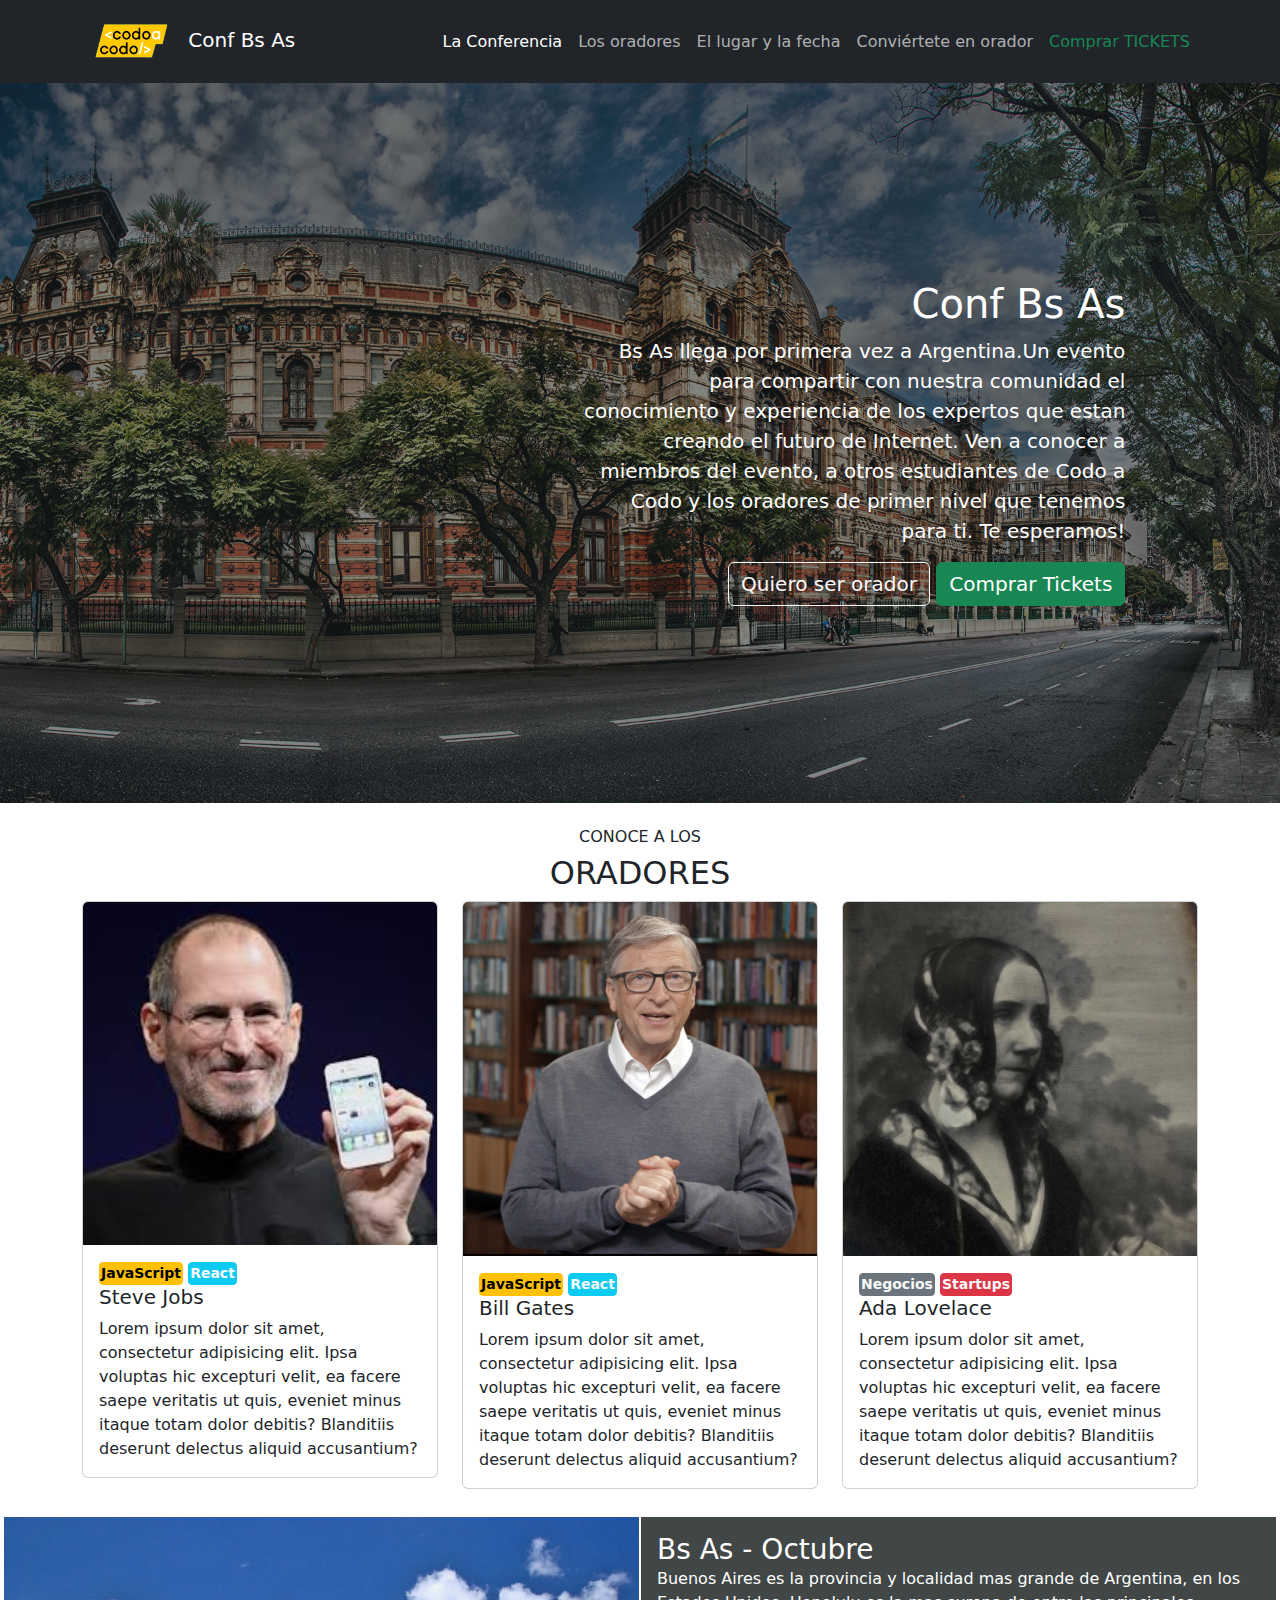
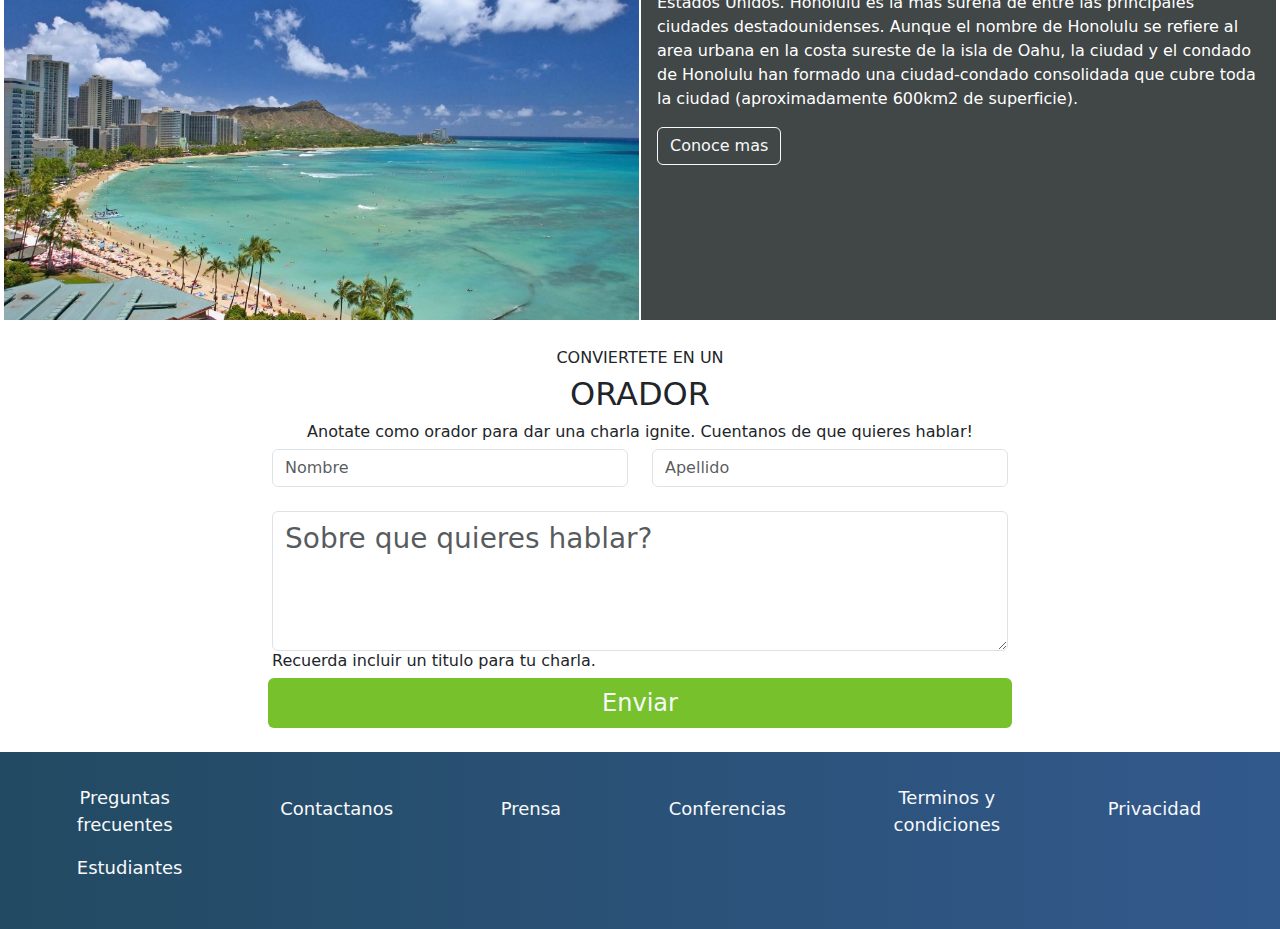
<file: index.html>
<!DOCTYPE html>
<html lang="es">
<head>
    <meta charset="UTF-8">
    <meta http-equiv="X-UA-Compatible" content="IE=edge">
    <meta name="viewport" content="width=device-width, initial-scale=1.0">
    <link rel="stylesheet" href="./css/bootstrap.min.css">
    <link rel="stylesheet" href="./css/styles.css">
    <title>Trabajo Integrador Front Codo a Codo</title>
</head>

<body>

  <!--HEADER-->

  <div class="container-fluid bg-dark">
    <nav class="navbar navbar-expand-lg bg-dark " data-bs-theme="dark">
        <div class="container">
          <a class="navbar-brand" href="#">
            <img src="./PicIntegrador/codoacodo.png" alt="LogoCodoaCodo" width="100" class="d-inline-block align-text-center">
            Conf Bs As
          </a>
          <button class="navbar-toggler" type="button" data-bs-toggle="collapse" data-bs-target="#navbarNavAltMarkup" 
          aria-controls="navbarNavAltMarkup" aria-expanded="false" aria-label="Toggle navigation">
            <span class="navbar-toggler-icon"></span>
          </button>
          <div class="collapse navbar-collapse justify-content-end" id="navbarNavAltMarkup">
            <div class="navbar-nav">
              <a class="nav-link active" aria-current="page" href="#">La Conferencia</a>
              <a class="nav-link" href="#oradores">Los oradores</a>
              <a class="nav-link" href="#lugar">El lugar y la fecha</a>
              <a class="nav-link" href="#seunorador">Conviértete en orador</a>
              <a  href="compra.html" class="nav-link text-success">Comprar TICKETS</a>
            </div>
          </div>
        </div>
    </nav>

 <!--PORTADA PRINCIPAL-->

<div class="conteiner-fluid fs-5 ">
    <div class="row flex-row-reverse fondo1 align-items-center text-end">
      <div class="col-1"></div>  
      <div class="col-6 text-white p-5 img-fluid ">
            <h1>Conf Bs As</h1>
            <p>Bs As llega por primera vez a Argentina.Un evento para compartir con nuestra comunidad el conocimiento y experiencia de los expertos que estan creando el futuro de Internet. Ven a conocer a miembros del evento, a otros estudiantes de Codo a Codo y los oradores de primer nivel que tenemos para ti. Te esperamos!</p>
            <button type="button" class="btn btn-outline-light fs-5">Quiero ser orador</button>
            <a href="compra.html"> <button type="button" class="btn btn-success fs-5">  Comprar Tickets </button></a>
        </div>
      </div>
    </div>
    <div class="col-5"></div>
  </div>

  <!--ORADORES CARDS-->
  <br>
  <div class="container">
    <h5 class="text-center fw-light fs-6 ">CONOCE A LOS</h5>
    <h2 class="text-center">ORADORES</h2>
  </div>
  <div class="container">
    <div class="row row-cols-1 row-cols-md-3 " id="oradores">
      <div class="col">
        <div class="card w-85">
          <img src="./PicIntegrador/steve.jpg" class="card-img-top" alt="...">
          <div class="card-body">

            <a href="https://developer.mozilla.org/en-US/docs/Web/JavaScript"><button type="button" class="btn btn-warning btn btn-primary btn-sm fw-bold"> JavaScript </button></a>
            <a href="https://developer.mozilla.org/en-US/docs/Learn/Tools_and_testing/Client-side_JavaScript_frameworks/React_getting_started"><button type="button" class="btn btn-info btn btn-primary btn-sm link-light fw-bold ">React</button></a>
            
            <h5 class="card-title">Steve Jobs</h5>
            <p class="card-text">Lorem ipsum dolor sit amet, consectetur adipisicing elit. Ipsa voluptas hic excepturi velit, ea facere saepe veritatis ut quis, eveniet minus itaque totam dolor debitis? Blanditiis deserunt delectus aliquid accusantium?</p>
          </div>
        </div>
      </div>
      <div class="col">
        <div class="card w-85">
          <img src="./PicIntegrador/bill.jpg" class="card-img-top" alt="...">
          <div class="card-body">
          <a href="https://developer.mozilla.org/en-US/docs/Web/JavaScript"><button type="button" class="btn btn-warning btn btn-primary btn-sm fw-bold"> JavaScript </button></a>
          <a href="https://developer.mozilla.org/en-US/docs/Learn/Tools_and_testing/Client-side_JavaScript_frameworks/React_getting_started"><button type="button" class="btn btn-info btn btn-primary btn-sm link-light fw-bold ">React</button></a>
          <h5 class="card-title">Bill Gates</h5>
            <p class="card-text">Lorem ipsum dolor sit amet, consectetur adipisicing elit. Ipsa voluptas hic excepturi velit, ea facere saepe veritatis ut quis, eveniet minus itaque totam dolor debitis? Blanditiis deserunt delectus aliquid accusantium?</p>
          </div>
        </div>
      </div>
      <div class="col">
        <div class="card w-85">
          <img src="./PicIntegrador/ada.jpeg" class="card-img-top" alt="...">
          <div class="card-body">
           <a href="https://es.wikipedia.org/wiki/Negocio"><button type="button" class="btn btn-secondary btn btn-primary btn-sm link-light fw-bold ">Negocios</button></a> 
           <a href="https://es.wikipedia.org/wiki/Empresa_emergente"><button type="button" class="btn btn-danger btn btn-primary btn-sm link-light fw-bold ">Startups</button></a> 
            <h5 class="card-title">Ada Lovelace</h5>
            <p class="card-text">Lorem ipsum dolor sit amet, consectetur adipisicing elit. Ipsa voluptas hic excepturi velit, ea facere saepe veritatis ut quis, eveniet minus itaque totam dolor debitis? Blanditiis deserunt delectus aliquid accusantium?</p>
          </div>
        </div>
      </div>
    </div>
  </div>

  <!--PORTADA SECUNDARIA-->

<br>
  <div class="clearfix parte1 container-fluid border border-3 border border-white">
    <div class="parte1 row ">
        <div class="col-6 border border-1 border border-white">
          <img src="./PicIntegrador/honolulu.jpg" alt=""  class="img-fluid">
            </div>
         <div class="col-6 border border-1 border border-white fondo2" id="lugar"> 
          <div class="card-body p-3 text-white ">
                <h3 class="card-title">Bs As - Octubre</h3>
                <p class="card-text">Buenos Aires es la provincia y localidad mas grande de Argentina, en los Estados Unidos. 
                  Honolulu es la mas surena de entre las principales ciudades destadounidenses.
                  Aunque el nombre de Honolulu se refiere al area urbana en la costa sureste de la isla de Oahu, 
                  la ciudad y el condado de Honolulu han formado una ciudad-condado consolidada
                  que cubre toda la ciudad (aproximadamente 600km2 de superficie).</p>
                <a href="#" class="btn btn-outline-light">Conoce mas</a>
              </div>
        </div>
      </div>
  </div>

  <!--FORMULARIO-->
  
<br>
  <div class="container" id="seunorador">
    <h5 class="text-center fw-light fs-6 ">CONVIERTETE EN UN</h5>
    <h2 class="text-center">ORADOR</h2>
    <h5 class="text-center fs-6 ">Anotate como orador para dar una charla ignite. Cuentanos de que quieres hablar!</h5>

  </div>
<div class="container ">
      <div class="row justify-content-center">
        <div class="col-4">
          <input type="text" class="form-control" placeholder="Nombre" aria-label="Nombre">
        </div>
        <div class="col-4">
          <input type="text" class="form-control" placeholder="Apellido" aria-label="Apellido">
        </div>
      </div>

      <div class="row justify-content-center ">
      <div class="col-8">
      <label for="exampleFormControlTextarea1" class="form-label"></label>
      <textarea class="form-control fs-3" id="exampleFormControlTextarea1" placeholder="Sobre que quieres hablar?" rows="3"></textarea>
      </div>
    </div>
        <div class="conteiner">
          <div class="row justify-content-center">
            <div class="col-8">
        <h5 class="text-start fw-light fs-6 ">Recuerda incluir un titulo para tu charla.</h5>
        </div>
      </div>
    </div>
        <div class="d-grid gap-2 col-8 mx-auto">
      <button class="btn enviar text-light fs-4" type="button">Enviar</button>
        </div>

</div>

  <!--FOOTER-->
  <br>
<div class="container-fluid navult p-4"> <!--SE PUEDE AGREGAR UN "p-4" y eliminar lo del css "navult"--> 
    <nav class=" nav nav-pills text-light nav-justified ">
     
    <a class="text-light flex-sm-fill nav-link" href="#">Preguntas <br> frecuentes</a>
    <a class="text-light flex-sm-fill nav-link" href="#"><p>Contactanos</p></a>
    <a class="text-light flex-sm-fill nav-link" href="#"><p> Prensa </p></a>
    <a class="text-light flex-sm-fill nav-link" href="#"><p> Conferencias</p> </a>
    <a class="text-light flex-sm-fill nav-link" href="#">Terminos y <br> condiciones</a>
    <a class="text-light flex-sm-fill nav-link" href="#"><p> Privacidad </p></a>
    <a class="text-light flex-sm-fill nav-link" href="#"><p> Estudiantes </p></a>
  
  </nav>
</div>
      <script src="./js/bootstrap.bundle.min.js" crossorigin="anonymous"></script>
</body>
</html>
</file>
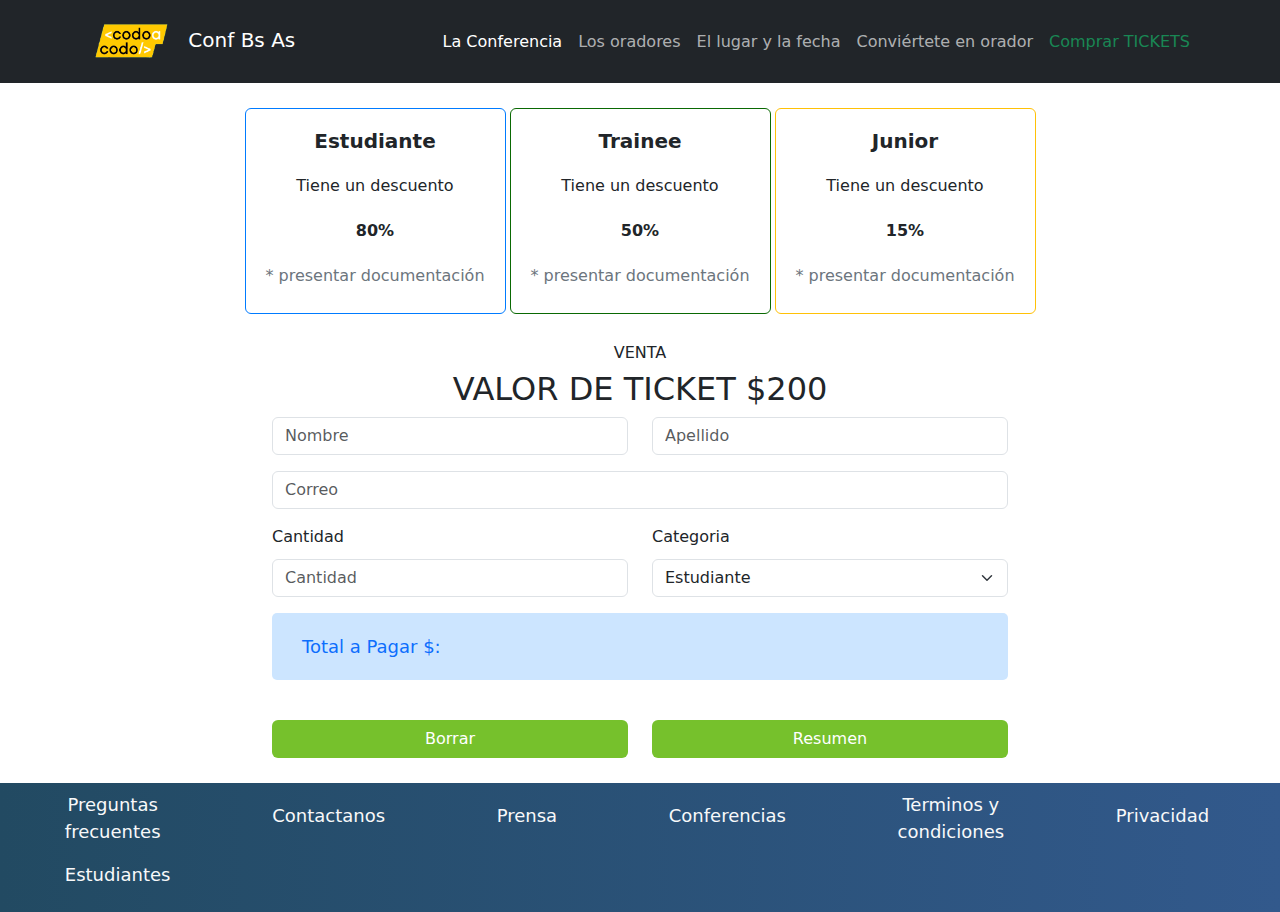
<file: compra.html>
<!DOCTYPE html>
<html lang="es">
<head>
    <meta charset="UTF-8">
    <meta http-equiv="X-UA-Compatible" content="IE=edge">
    <meta name="viewport" content="width=device-width, initial-scale=1.0">
    <link rel="stylesheet" href="./css/bootstrap.min.css">
    <link rel="stylesheet" href="./css/styles.css">
    <link rel="stylesheet" href="./css/comprastyle.css">

    <title>COMPRA</title>
</head>
<body>
<header>
    <nav class="navbar navbar-expand-lg bg-dark " data-bs-theme="dark">
        <div class="container">
          <a class="navbar-brand" href="#">
            <img src="./PicIntegrador/codoacodo.png" alt="LogoCodoaCodo" width="100" class="d-inline-block align-text-center">
            Conf Bs As
          </a>
          <button class="navbar-toggler" type="button" data-bs-toggle="collapse" data-bs-target="#navbarNavAltMarkup" 
          aria-controls="navbarNavAltMarkup" aria-expanded="false" aria-label="Toggle navigation">
            <span class="navbar-toggler-icon"></span>
          </button>
          <div class="collapse navbar-collapse justify-content-end" id="navbarNavAltMarkup">
            <div class="navbar-nav">
              <a class="nav-link active" aria-current="page" href="#">La Conferencia</a>
              <a class="nav-link" href="#oradores">Los oradores</a>
              <a class="nav-link" href="#lugar">El lugar y la fecha</a>
              <a class="nav-link" href="#seunorador">Conviértete en orador</a>
              <a class="nav-link text-success" href="#COMPRA">Comprar TICKETS</a>
            </div>
          </div>
        </div>
    </nav>
</header>

<div class="container main">
    <div class="row d-flex justify-content-center">
        <div class="col-sm-3 card-column">
            <div class="card">
                <h5 class="card-title fw-bold">Estudiante</h5>
                <p class="card-subtitle">Tiene un descuento</p>
                <p class="card-subtitle fw-bold">80%</p>
                <p class="card-subtitle text-secondary">* presentar documentación</p>
            </div>
        </div>
        <div class="col-sm-3 card-column">
            <div class="card green-card">
                <h5 class="card-title fw-bold">Trainee</h5>
                <p class="card-subtitle">Tiene un descuento</p>
                <p class="card-subtitle fw-bold">50%</p>
                <p class="card-subtitle text-secondary">* presentar documentación</p>
            </div>
        </div>
        <div class="col-sm-3 card-column">
            <div class="card yellow-card">
                <h5 class="card-title fw-bold">Junior</h5>
                <p class="card-subtitle">Tiene un descuento</p>
                <p class="card-subtitle fw-bold">15%</p>
                <p class="card-subtitle text-secondary">* presentar documentación</p>
            </div>
        </div>
    </div>

    <br>    
    <div class="container">
      <h5 class="text-center fw-light fs-6 ">VENTA</h5>
      <h2 class="text-center">VALOR DE TICKET $200</h2>
    </div>
        <form id="form">
          <div class="row justify-content-center">
            <div class="col-sm-4 mb-3">
              <input type="text" class="form-control" placeholder="Nombre" id="inputNombre" required>
            </div>
            <div class="col-sm-4 mb-3">
              <input type="text" class="form-control" placeholder="Apellido" id="inputApellido" required>
            </div>
          </div>
          <div class="row justify-content-center">
            <div class="col-sm-8 mb-3">
              <input type="email" id="inputCorreo" class="form-control" placeholder="Correo">
            </div>
          </div>
          <div class="row justify-content-center">
            <div class="col-sm-4 mb-3">
              <label for="number">Cantidad</label>
              <input type="number" id="inputCantidad" class="form-control" min="1" placeholder="Cantidad">
            </div>
            <div class="col-sm-4 mb-3">
              <label for="inputCategoria">Categoria</label>
              <select id="inputCategoria" class="form-select">
                <option value="estudiante">Estudiante</option>
                <option value="trainee">Trainee</option>
                <option value="junior">Junior</option>
              </select>
            </div>
          </div>
          <div class="row justify-content-center">
            <div class="col-sm-8 mb-3">
              <div class="containerPagarTotal">
                <p class="text-primary" id="totalApagar">Total a Pagar $:</p>
              </div>
            </div>
          </div>
          <br>
          <div class="row justify-content-center">
            <div class="col-sm-4">
              <button type="button" id="reset-btn"class="btn btn-block green-btn w-100">Borrar</button>
            </div>
            <div class="col-sm-4">
              <button type="button" id="compra-btn" class="btn btn-block green-btn w-100">Resumen</input>
            </div>
          </div>
        </form>
      
  </div>
  <div class="container-fluid navult"> <!--SE PUEDE AGREGAR UN "p-4" y eliminar lo del css "navult"--> 
    <nav class=" nav nav-pills text-light nav-justified ">
     
    <a class="text-light flex-sm-fill nav-link" href="#">Preguntas <br> frecuentes</a>
    <a class="text-light flex-sm-fill nav-link" href="#"><p>Contactanos</p></a>
    <a class="text-light flex-sm-fill nav-link" href="#"><p> Prensa </p></a>
    <a class="text-light flex-sm-fill nav-link" href="#"><p> Conferencias</p> </a>
    <a class="text-light flex-sm-fill nav-link" href="#">Terminos y <br> condiciones</a>
    <a class="text-light flex-sm-fill nav-link" href="#"><p> Privacidad </p></a>
    <a class="text-light flex-sm-fill nav-link" href="#"><p> Estudiantes </p></a>
  
  </nav>
</div>
<script src="./js/compra.js"></script>

</body>
</html>
</file>
<file: css/styles.css>
.fondo1{
    background-image: url(../PicIntegrador/hawaii.jpg);
    height: 80vh;
    background-position: center;
    background-size: cover;
    background-color: rgb(64, 69, 69);
    background-blend-mode: soft-light;
}

.card-body button{
    padding: 0.1px 1px;
}

.parte1{
    --bs-gutter-x: 0rem;
    padding-left: 0;  
}

.fondo2 {
    background-color: rgb(65, 70, 70);
}

.enviar{
    background-color:  #76c12c ;
}

.navult{
    background: linear-gradient(to right, #224a62,  #32598c);
   /* height: 100px; */
    display: flex;
    align-items: center;
    justify-content: center;
}

.navult a{
    font-size: large;
    --bs-nav-link-padding-x: 3.3rem;
    display: flex;
}

.navult a p {
     margin-top: auto;
     margin-bottom: 1rem;
}

@media 
(max-width: 992px) {
    .parte1 .col-6{
        width: 100%;
    }
    }
</file>
<file: css/comprastyle.css>
*{
    margin: 0;
    padding: 0;
    box-sizing: border-box;
}

.card-column{
    text-align: center;
    margin: 25px -10px 5px;
}

.card {
    padding-top: 20px;
    border: 1px solid rgb(0,123,255);
}
.card-subtitle{
    margin-bottom: 25px;
}

.green-card{
    border: 1px solid rgb(10, 105, 3);
}

.yellow-card{
    border: 1px solid rgb(255,193,7); 
}

.card-title {
    margin-bottom: 25px;
}
label {
    margin-bottom: 10px;
}

.containerPagarTotal{
    background-color: rgb(204,229,255);
    border-radius: 5px;
    justify-content: left;
    height: 100%;
    display: flex;
    align-items: center;
    padding: 20px;
}

.containerPagarTotal p {
    margin-bottom: 0;
    padding-left: 10px;
    font-size: large;
}

.green-btn {
    background-color: #76c12c;
    color: white;
    margin-bottom: 25px;
}
</file>
